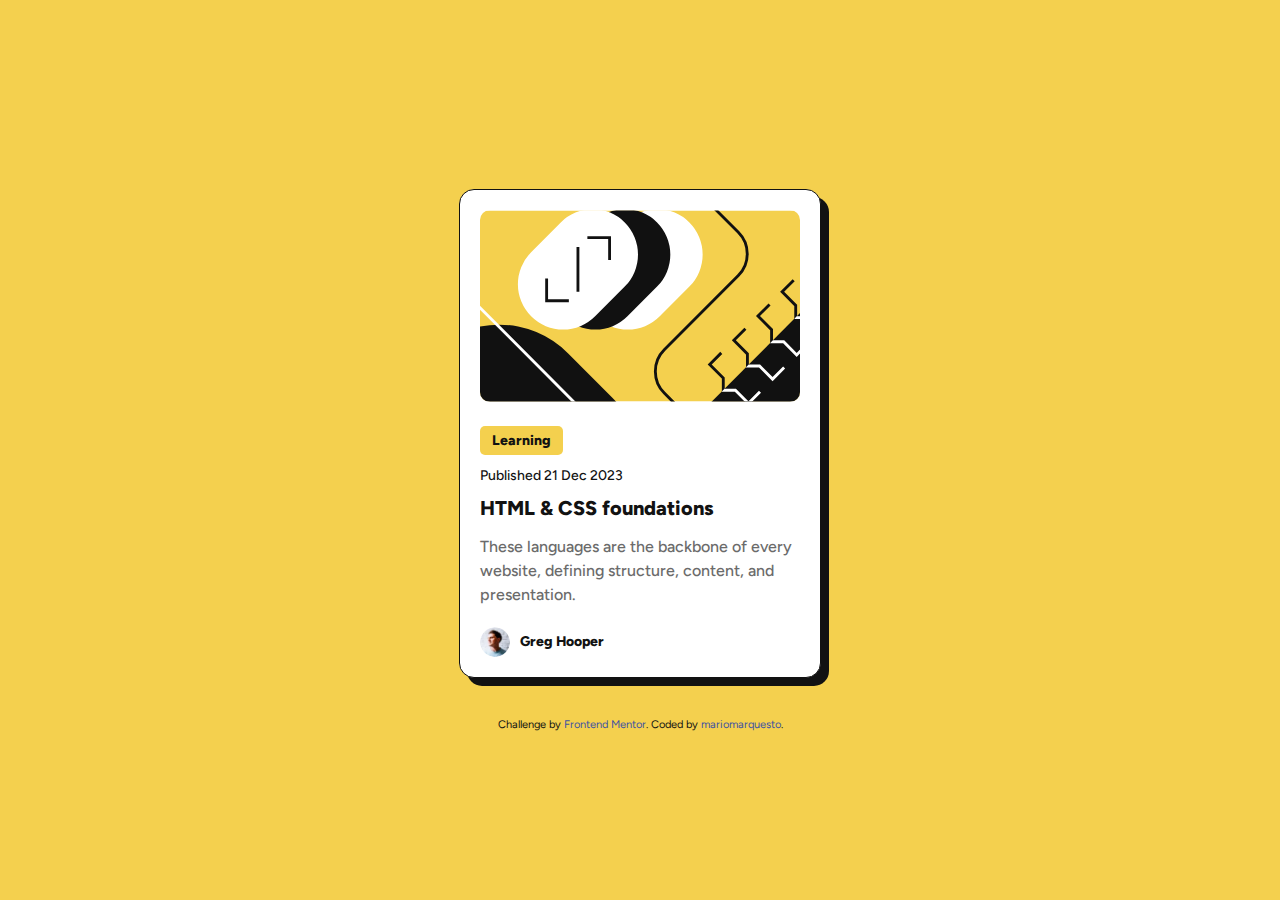
<file: blog-preview-card-main/index.html>
<!DOCTYPE html>
<html lang="en">
<head>
  <meta charset="UTF-8">
  <meta name="viewport" content="width=device-width, initial-scale=1.0"> <link rel="icon" type="image/png" sizes="32x32" href="./assets/images/favicon-32x32.png">
  
  <link href="https://fonts.googleapis.com/css2?family=Figtree:wght@500;800&display=swap" rel="stylesheet">
  
  <title>Frontend Mentor | Blog preview card</title>

  <link rel="stylesheet" href="./styles/style.css">
</head>
<body>

  <main> <div class="card">
      <img src="./assets/images/illustration-article.svg" alt="Illustration of an article" class="card-image">
      
      <div class="card-content">
        <div class="tag">Learning</div>
        
        <div class="date">Published 21 Dec 2023</div>
        
        <h1>HTML & CSS foundations</h1>
        
        <p>These languages are the backbone of every website, defining structure, content, and presentation.</p>
        
        <div class="author-info">
          <img src="./assets/images/image-avatar.webp" alt="Author avatar" class="author-avatar">
          <span class="author-name">Greg Hooper</span>
        </div>
      </div>
    </div>
  </main>
 
  <footer>
    <div class="attribution">
      Challenge by <a href="https://www.frontendmentor.io?ref=challenge" target="_blank">Frontend Mentor</a>. 
      Coded by <a href="https://github.com/mariomarquesto" target="_blank">mariomarquesto</a>.
    </div>
  </footer>

</body>
</html>
</file>
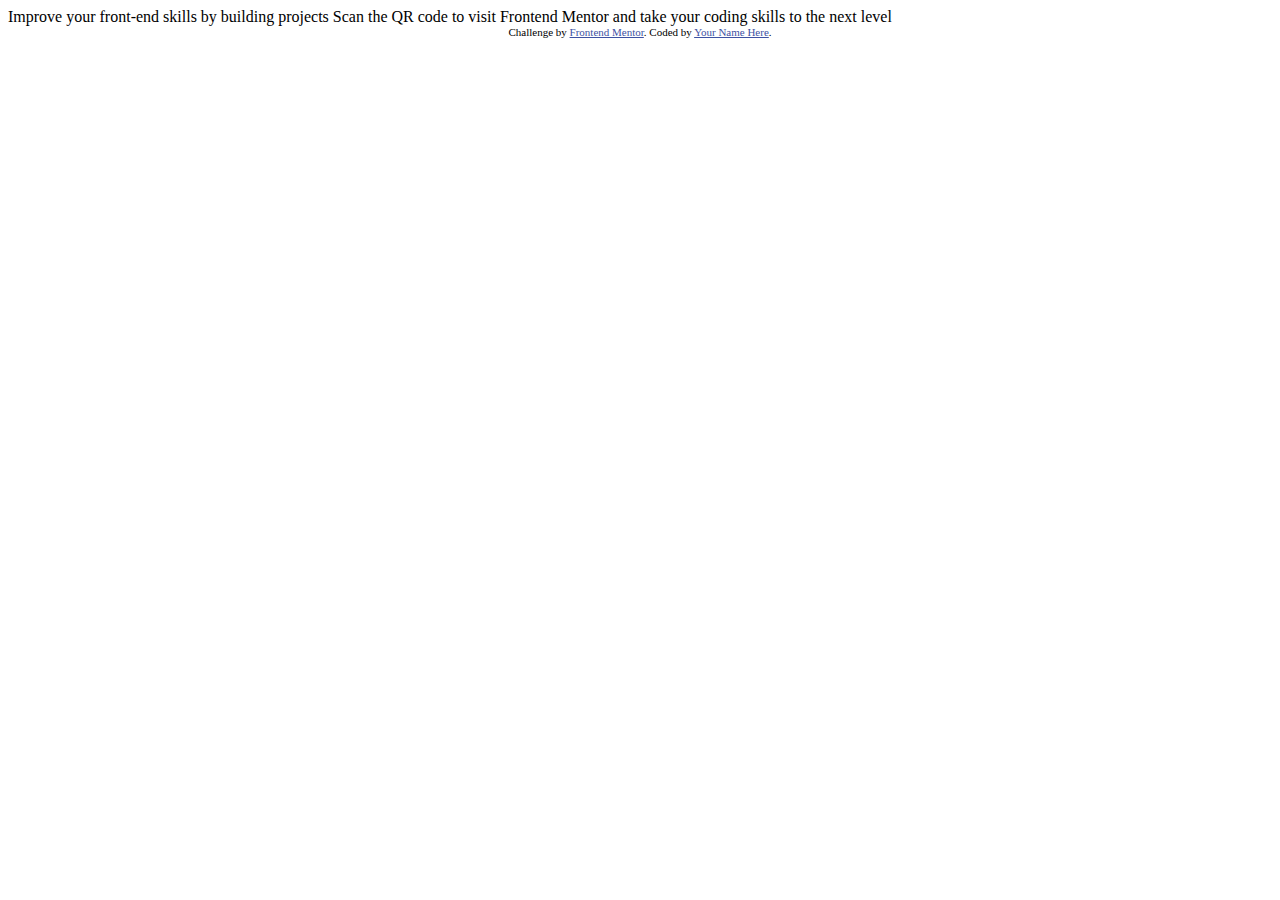
<file: qr-code/index.html>
<!DOCTYPE html>
<html lang="en">
<head>
  <meta charset="UTF-8">
  <meta name="viewport" content="width=device-width, initial-scale=1.0"> <!-- displays site properly based on user's device -->

  <link rel="icon" type="image/png" sizes="32x32" href="./images/favicon-32x32.png">
  
  <title>Frontend Mentor | QR code component</title>

  <!-- Feel free to remove these styles or customise in your own stylesheet 👍 -->
  <style>
    .attribution { font-size: 11px; text-align: center; }
    .attribution a { color: hsl(228, 45%, 44%); }
  </style>
</head>
<body>

  Improve your front-end skills by building projects

  Scan the QR code to visit Frontend Mentor and take your coding skills to the next level
  
  <div class="attribution">
    Challenge by <a href="https://www.frontendmentor.io?ref=challenge" target="_blank">Frontend Mentor</a>. 
    Coded by <a href="#">Your Name Here</a>.
  </div>
</body>
</html>
</file>
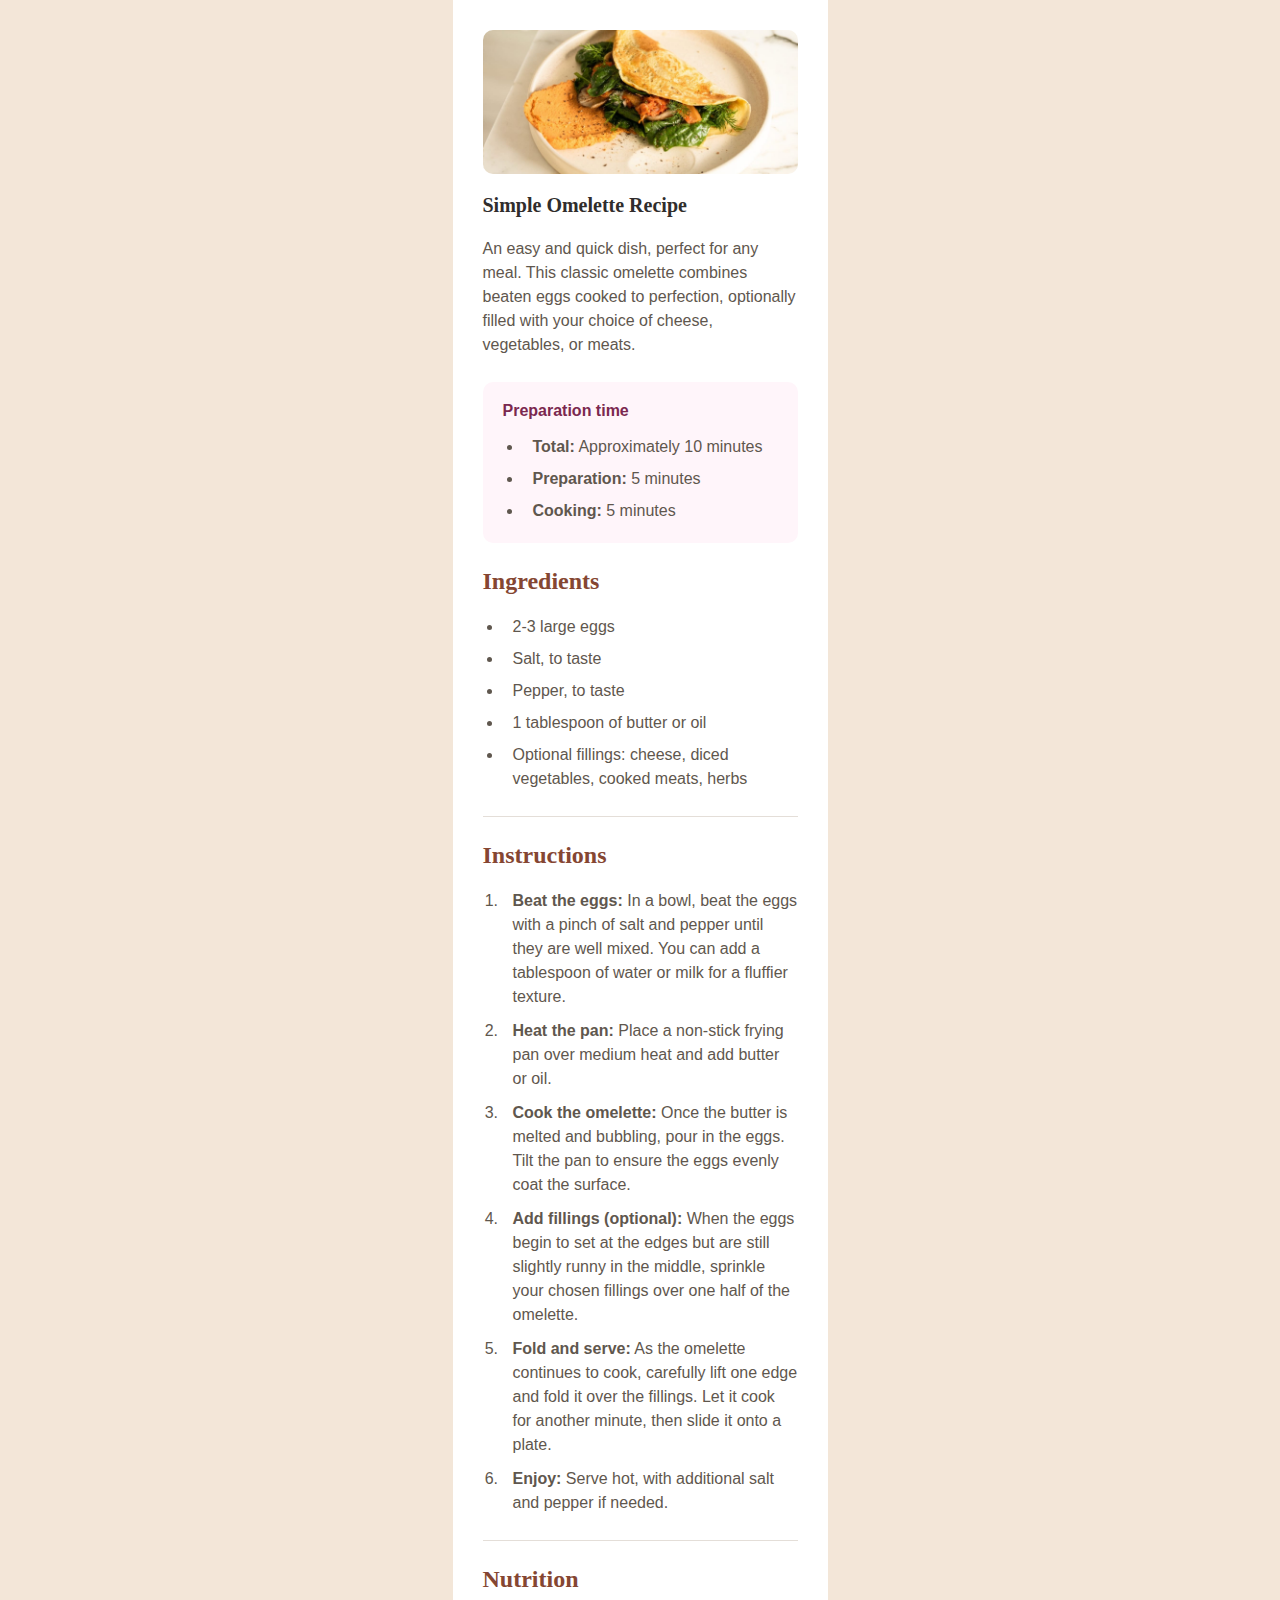
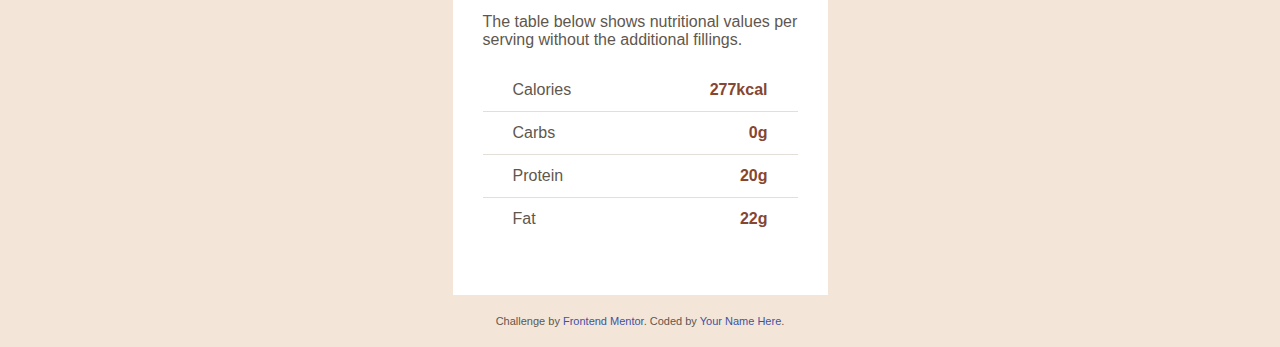
<file: Receta/index.html>
<!DOCTYPE html>
<html lang="en">
<head>
  <meta charset="UTF-8">
  <meta name="viewport" content="width=device-width, initial-scale=1.0"> <link rel="icon" type="image/png" sizes="32x32" href="./assets/images/favicon-32x32.png">
  
  <title>Frontend Mentor | Recipe page</title>

  <link rel="stylesheet" href="./styles/style.css"> 
  
  </head>
<body>
  <main>
    <article class="recipe-card">
      <img src="./assets/images/image-omelette.jpeg" alt="A delicious omelette" class="recipe-image">
      <h1 class="recipe-title">Simple Omelette Recipe</h1>

      <p class="recipe-description">An easy and quick dish, perfect for any meal. This classic omelette combines beaten eggs cooked 
      to perfection, optionally filled with your choice of cheese, vegetables, or meats.</p>

      <section class="preparation-time">
        <h2>Preparation time</h2>
        <ul>
          <li><strong>Total:</strong> Approximately 10 minutes</li>
          <li><strong>Preparation:</strong> 5 minutes</li>
          <li><strong>Cooking:</strong> 5 minutes</li>
        </ul>
      </section>

      <section class="ingredients">
        <h2>Ingredients</h2>
        <ul>
          <li>2-3 large eggs</li>
          <li>Salt, to taste</li>
          <li>Pepper, to taste</li>
          <li>1 tablespoon of butter or oil</li>
          <li>Optional fillings: cheese, diced vegetables, cooked meats, herbs</li>
        </ul>
      </section>

      <section class="instructions">
        <h2>Instructions</h2>
        <ol>
          <li><strong>Beat the eggs:</strong> In a bowl, beat the eggs with a pinch of salt and pepper until they are well mixed. 
          You can add a tablespoon of water or milk for a fluffier texture.</li>
          <li><strong>Heat the pan:</strong> Place a non-stick frying pan over medium heat and add butter or oil.</li>
          <li><strong>Cook the omelette:</strong> Once the butter is melted and bubbling, pour in the eggs. Tilt the pan to ensure 
          the eggs evenly coat the surface.</li>
          <li><strong>Add fillings (optional):</strong> When the eggs begin to set at the edges but are still slightly runny in the 
          middle, sprinkle your chosen fillings over one half of the omelette.</li>
          <li><strong>Fold and serve:</strong> As the omelette continues to cook, carefully lift one edge and fold it over the 
          fillings. Let it cook for another minute, then slide it onto a plate.</li>
          <li><strong>Enjoy:</strong> Serve hot, with additional salt and pepper if needed.</li>
        </ol>
      </section>

      <section class="nutrition">
        <h2>Nutrition</h2>
        <p>The table below shows nutritional values per serving without the additional fillings.</p>
        <table>
          <tbody>
            <tr>
              <td>Calories</td>
              <td><strong>277kcal</strong></td>
            </tr>
            <tr>
              <td>Carbs</td>
              <td><strong>0g</strong></td>
            </tr>
            <tr>
              <td>Protein</td>
              <td><strong>20g</strong></td>
            </tr>
            <tr>
              <td>Fat</td>
              <td><strong>22g</strong></td>
            </tr>
          </tbody>
        </table>
      </section>
    </article>
  </main>
  
  <footer class="attribution">
    Challenge by <a href="https://www.frontendmentor.io?ref=challenge" target="_blank">Frontend Mentor</a>. 
    Coded by <a href="#">Your Name Here</a>.
  </footer>
</body>
</html>
</file>
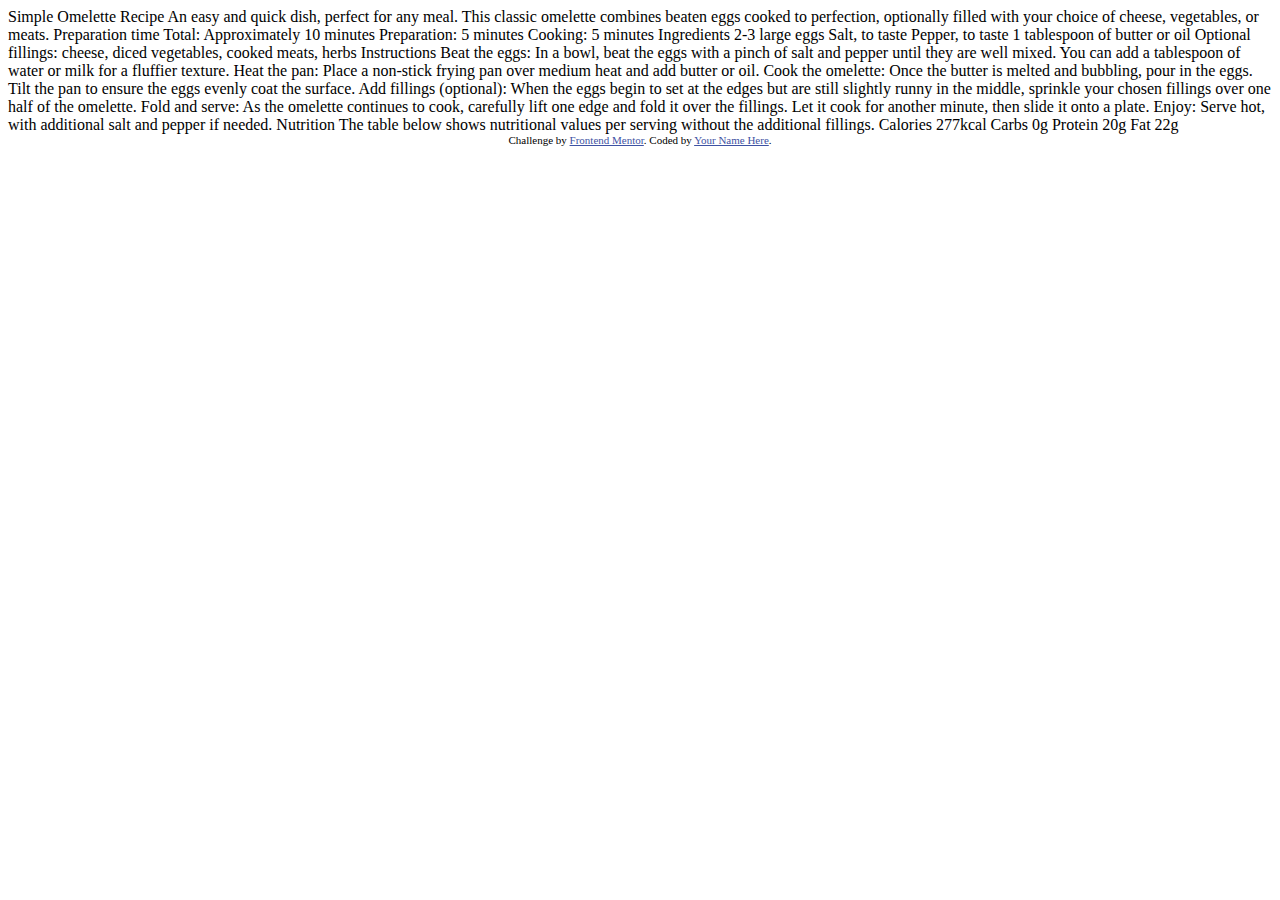
<file: recipe-page-main/index.html>
<!DOCTYPE html>
<html lang="en">
<head>
  <meta charset="UTF-8">
  <meta name="viewport" content="width=device-width, initial-scale=1.0"> <!-- displays site properly based on user's device -->

  <link rel="icon" type="image/png" sizes="32x32" href="./assets/images/favicon-32x32.png">
  
  <title>Frontend Mentor | Recipe page</title>

  <!-- Feel free to remove these styles or customise in your own stylesheet 👍 -->
  <style>
    .attribution { font-size: 11px; text-align: center; }
    .attribution a { color: hsl(228, 45%, 44%); }
  </style>
</head>
<body>

  Simple Omelette Recipe

  An easy and quick dish, perfect for any meal. This classic omelette combines beaten eggs cooked 
  to perfection, optionally filled with your choice of cheese, vegetables, or meats.

  Preparation time

  Total: Approximately 10 minutes
  Preparation: 5 minutes
  Cooking: 5 minutes

  Ingredients

  2-3 large eggs
  Salt, to taste
  Pepper, to taste
  1 tablespoon of butter or oil
  Optional fillings: cheese, diced vegetables, cooked meats, herbs

  Instructions

  Beat the eggs: In a bowl, beat the eggs with a pinch of salt and pepper until they are well mixed. 
  You can add a tablespoon of water or milk for a fluffier texture.

  Heat the pan: Place a non-stick frying pan over medium heat and add butter or oil.

  Cook the omelette: Once the butter is melted and bubbling, pour in the eggs. Tilt the pan to ensure 
  the eggs evenly coat the surface.

  Add fillings (optional): When the eggs begin to set at the edges but are still slightly runny in the 
  middle, sprinkle your chosen fillings over one half of the omelette.

  Fold and serve: As the omelette continues to cook, carefully lift one edge and fold it over the 
  fillings. Let it cook for another minute, then slide it onto a plate.

  Enjoy: Serve hot, with additional salt and pepper if needed.

  Nutrition

  The table below shows nutritional values per serving without the additional fillings.

  Calories
  277kcal

  Carbs
  0g

  Protein
  20g

  Fat
  22g
  
  <div class="attribution">
    Challenge by <a href="https://www.frontendmentor.io?ref=challenge" target="_blank">Frontend Mentor</a>. 
    Coded by <a href="#">Your Name Here</a>.
  </div>
</body>
</html>
</file>
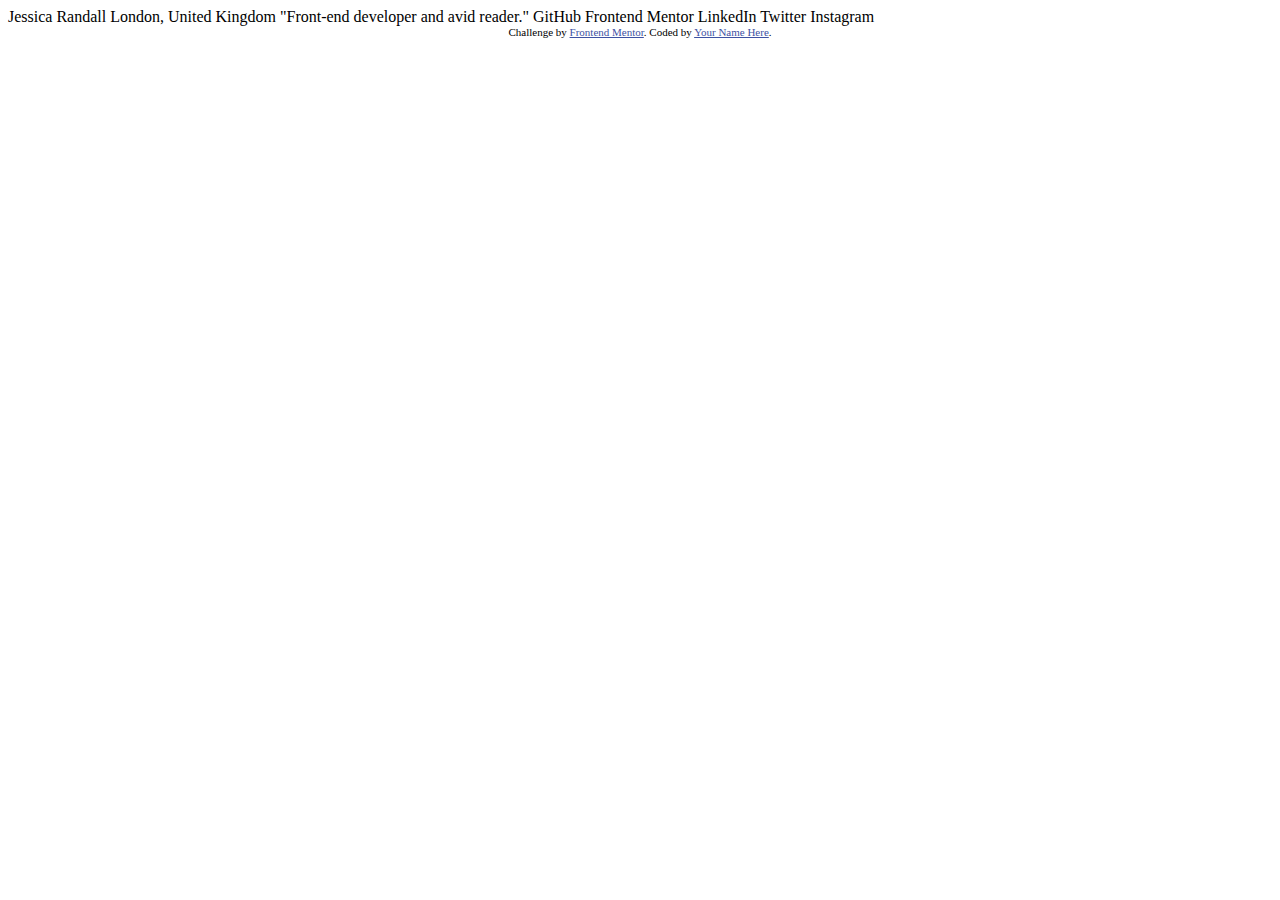
<file: social/index.html>
<!DOCTYPE html>
<html lang="en">
<head>
  <meta charset="UTF-8">
  <meta name="viewport" content="width=device-width, initial-scale=1.0"> <!-- displays site properly based on user's device -->

  <link rel="icon" type="image/png" sizes="32x32" href="./assets/images/favicon-32x32.png">
  
  <title>Frontend Mentor | Social links profile</title>

  <!-- Feel free to remove these styles or customise in your own stylesheet 👍 -->
  <style>
    .attribution { font-size: 11px; text-align: center; }
    .attribution a { color: hsl(228, 45%, 44%); }
  </style>
</head>
<body>

  Jessica Randall
  London, United Kingdom
  "Front-end developer and avid reader."

  GitHub
  Frontend Mentor
  LinkedIn
  Twitter
  Instagram
  
  <div class="attribution">
    Challenge by <a href="https://www.frontendmentor.io?ref=challenge" target="_blank">Frontend Mentor</a>. 
    Coded by <a href="#">Your Name Here</a>.
  </div>
</body>
</html>
</file>
<file: blog-preview-card-main/styles/style.css>
/* Define Variables CSS para los colores del Style Guide*/
:root {
  --yellow: hsl(47, 88%, 63%); /* Yellow: hsl(47, 88%, 63%)*/
  --white: hsl(0, 0%, 100%);   /* White: hsl(0, 0%, 100%)*/
  --gray-500: hsl(0, 0%, 42%);  /* Gray 500: hsl(0, 0%, 42%)*/
  --gray-950: hsl(0, 0%, 7%);   /* Gray 950: hsl(0, 0%, 7%)*/
}

/* ---------------------------------------------------- */
/* ESTILOS BASE (MOBILE-FIRST)                          */
/* Estos estilos se aplican por defecto a todas las pantallas,
   optimizados para dispositivos móviles (ej. 320px - 375px). */
/* ---------------------------------------------------- */

body {
  font-family: 'Figtree', sans-serif; /* Familia de fuente: Figtree */
  margin: 0;
  padding: 0;
  display: flex; /* Usa flexbox para centrar el contenido */
  flex-direction: column; /* Apila los elementos verticalmente (tarjeta y atribución) */
  justify-content: center; /* Centrar verticalmente */
  align-items: center; /* Centrar horizontalmente */
  min-height: 100vh; /* Asegura que el cuerpo ocupe al menos toda la altura de la ventana */
  background-color: var(--yellow); /* Color de fondo Yellow */
}

.card {
  background-color: var(--white); /* Fondo blanco para la tarjeta */
  border: 1px solid var(--gray-950); /* Borde negro (Gray 950) */
  border-radius: 15px; /* Bordes redondeados */
  padding: 20px; /* Espaciado interno */
  max-width: 320px; /* Ancho máximo para la tarjeta en móviles y se mantiene en desktop para el componente */
  box-shadow: 8px 8px 0px var(--gray-950); /* Sombra de desplazamiento con color Gray 950 */
  margin: 20px; /* Margen para que no se pegue a los bordes en pantallas pequeñas */
  transition: transform 0.2s ease-in-out, box-shadow 0.2s ease-in-out; /* Transición suave para el efecto hover */
}

/* Efecto hover para la tarjeta */
.card:hover {
  transform: translate(-4px, -4px); /* Se mueve ligeramente hacia arriba y a la izquierda */
  box-shadow: 12px 12px 0px var(--gray-950); /* Aumenta el tamaño de la sombra */
}

.card-image {
  max-width: 100%; /* Asegura que la imagen sea responsive */
  height: auto; /* Mantiene la proporción de la imagen */
  border-radius: 10px; /* Bordes ligeramente redondeados para la imagen */
  margin-bottom: 20px; /* Espacio debajo de la imagen */
}

.tag {
  background-color: var(--yellow); /* Fondo amarillo */
  color: var(--gray-950); /* Texto gris oscuro */
  font-weight: 800; /* Peso de fuente 800 */
  padding: 6px 12px;
  border-radius: 5px;
  display: inline-block;
  font-size: 14px; /* Un tamaño común para tags */
  margin-bottom: 12px;
}

.date {
  font-size: 14px;
  color: var(--gray-950); /* Texto gris oscuro */
  font-weight: 500; /* Peso de fuente 500 */
  margin-bottom: 12px;
}

h1 {
  font-size: 20px; /* Tamaño de fuente para el título */
  color: var(--gray-950); /* Texto gris oscuro */
  font-weight: 800; /* Peso de fuente 800 */
  margin-top: 0;
  margin-bottom: 15px;
  cursor: pointer;
  transition: color 0.3s ease; /* Transición suave para el efecto hover */
}

/* Efecto hover para el título */
h1:hover {
  color: var(--yellow); /* Texto amarillo en hover */
}

p {
  font-size: 16px; /* Tamaño de fuente 16px para párrafo */
  color: var(--gray-500); /* Color de texto Gray 500 */
  font-weight: 500; /* Peso de fuente 500 */
  line-height: 1.5; /* Mejora la legibilidad */
  margin-top: 0;
  margin-bottom: 20px;
}

.author-info {
  display: flex; /* Usa flexbox para alinear el avatar y el nombre */
  align-items: center; /* Centra verticalmente los elementos */
  margin-top: 20px;
}

.author-avatar {
  width: 30px;
  height: 30px;
  border-radius: 50%; /* Hace que la imagen sea redonda */
  margin-right: 10px; /* Espacio entre el avatar y el nombre */
}

.author-name {
  font-weight: 800; /* Peso de fuente 800 */
  color: var(--gray-950); /* Texto gris oscuro */
  font-size: 14px; /* Tamaño de fuente */
}

/* Estilos para la atribución (opcional, generalmente al pie de página) */
.attribution {
  font-size: 11px;
  text-align: center;
  margin-top: 20px;
  color: var(--gray-950); /* Asegura que el texto sea legible */
}

.attribution a {
  color: hsl(228, 45%, 44%); /* Color de enlace sugerido por Frontend Mentor (no de la paleta principal) */
  text-decoration: none; /* Elimina el subrayado de los enlaces */
}

.attribution a:hover {
  text-decoration: underline; /* Añade subrayado al pasar el ratón para accesibilidad */
}

/* ---------------------------------------------------- */
/* MEDIA QUERIES PARA PANTALLAS DE ESCRITORIO           */
/* Estos estilos SOBRESCRIBEN los anteriores cuando la
   pantalla es al menos 600px de ancho. Puedes ajustar
   este breakpoint según el diseño de Figma para desktop,
   como 1440px o un punto intermedio si es necesario.   */
/* ---------------------------------------------------- */
@media (min-width: 600px) { /* Puedes usar un breakpoint más específico como 1024px o 1440px si el diseño lo requiere */
  /* Para este diseño de una sola tarjeta, la mayoría de los estilos
     ya son responsivos gracias a 'max-width' y el centrado con flexbox.
     No se necesitan muchos cambios aquí a menos que el diseño de escritorio
     presente variaciones específicas no cubiertas por los estilos base. */
  
  /* Ejemplo: Si la tarjeta necesitara un tamaño fijo más grande en desktop
     o un padding diferente */
  /* .card {
     width: 384px;
     padding: 24px;
  } */

  /* Ejemplo: Si el título tuviera un tamaño de fuente diferente en desktop */
  /* h1 {
     font-size: 22px;
  } */

  /* Ejemplo: Si el párrafo tuviera un line-height distinto */
  /* p {
     line-height: 1.6;
  } */
}

/* Si tuvieras un diseño de varias columnas o elementos más complejos que cambien
   drásticamente en pantallas muy grandes, aquí iría otra media query.*/
/* @media (min-width: 1440px) {
    body {
        // Por ejemplo, para un layout de múltiples tarjetas en escritorio
    }
} */
</file>
<file: Receta/styles/style.css>
/* Define Variables CSS para los colores del Style Guide de la página de receta */
:root {
  /* Colores */
  --white: hsl(0, 0%, 100%);
  --stone-100: hsl(30, 54%, 90%);
  --stone-150: hsl(30, 18%, 87%);
  --stone-600: hsl(30, 10%, 34%);
  --stone-900: hsl(24, 5%, 18%);
  --brown-800: hsl(14, 45%, 36%);
  --rose-800: hsl(332, 51%, 32%);
  --rose-50: hsl(330, 100%, 98%);

  /* Fuentes */
  --font-young-serif: 'Young Serif', serif;
  --font-outfit: 'Outfit', sans-serif;

  /* Tamaños de fuente */
  --fs-body: 16px; /* Font size (paragraph): 16px */
}

/* ---------------------------------------------------- */
/* ESTILOS BASE (MOBILE-FIRST)                          */
/* Estos estilos se aplican por defecto a todas las pantallas,
   optimizados para dispositivos móviles (ej. 375px).    */
/* ---------------------------------------------------- */

body {
  font-family: var(--font-outfit); /* Fuente principal para el cuerpo */
  font-size: var(--fs-body); /* Tamaño de fuente para el párrafo */
  margin: 0;
  padding: 0;
  background-color: var(--stone-100); /* Fondo principal Stone 100 */
  color: var(--stone-600); /* Color de texto por defecto Stone 600 */
  display: flex; /* Para centrar el contenido */
  flex-direction: column;
  justify-content: center;
  align-items: center;
  min-height: 100vh;
}

main {
  width: 100%;
  max-width: 375px; /* Ancho de diseño móvil */
  background-color: var(--white); /* Fondo de la tarjeta de receta White */
  margin: 0; /* Sin margen en móvil para ocupar todo el ancho */
  padding: 0; /* Sin padding en móvil para la imagen */
  box-sizing: border-box; /* Incluye padding y border en el width/height */
}

.recipe-card {
  padding: 30px; /* Padding interno para el contenido de la tarjeta */
}

/* Si hay una imagen de receta */
.recipe-image {
  width: 100%;
  height: auto;
  display: block; /* Elimina espacio extra debajo de la imagen */
  border-radius: 10px; /* Sin bordes redondeados en móvil, según la mayoría de los diseños de recipe page */
}

.recipe-title {
  font-family: var(--font-young-serif);
  font-size: 20px; /* Tamaño de fuente apropiado para h1 */
  color: var(--stone-900); /* Título en Stone 900 */
  margin-top: 20px;
  margin-bottom: 20px;
}

.recipe-description {
  margin-bottom: 25px;
  line-height: 1.5;
}

.preparation-time {
  background-color: var(--rose-50); /* Fondo Rose 50 */
  padding: 20px;
  border-radius: 10px;
  margin-bottom: 25px;
}

.preparation-time h2 {
  font-family: var(--font-outfit); /* Outfit para este h2 */
  font-size: var(--fs-body); /* Mismo tamaño que el cuerpo para este encabezado pequeño */
  color: var(--rose-800); /* Título en Rose 800 */
  font-weight: 700; /* Peso 700 */
  margin-top: 0;
  margin-bottom: 15px;
}

.preparation-time ul {
  list-style-type: disc; /* Puntos de lista */
  padding-left: 20px;
  margin: 0;
  color: var(--stone-600);
}

.preparation-time ul li {
  margin-bottom: 8px;
  padding-left: 10px; /* Espacio entre el bullet y el texto */
  line-height: 1.5;
}

.preparation-time ul li:last-child {
  margin-bottom: 0;
}

.ingredients,
.instructions,
.nutrition {
  margin-bottom: 25px;
}

.ingredients h2,
.instructions h2,
.nutrition h2 {
  font-family: var(--font-young-serif);
  font-size: 24px; /* Tamaño de fuente para h2 */
  color: var(--brown-800); /* Títulos en Brown 800 */
  margin-bottom: 20px;
}

.ingredients ul {
  list-style-type: disc; /* Puntos de lista */
  padding-left: 20px;
  margin: 0;
}

.ingredients ul li {
  margin-bottom: 8px;
  padding-left: 10px;
  line-height: 1.5;
  color: var(--stone-600);
}

.ingredients ul li:last-child {
  margin-bottom: 0;
}

.instructions ol {
  list-style-type: decimal; /* Números para las instrucciones */
  padding-left: 20px;
  margin: 0;
}

.instructions ol li {
  margin-bottom: 10px;
  padding-left: 10px;
  line-height: 1.5;
  color: var(--stone-600);
}

.instructions ol li:last-child {
  margin-bottom: 0;
}

.nutrition p {
  margin-bottom: 20px;
}

.nutrition table {
  width: 100%;
  border-collapse: collapse; /* Elimina espacio entre celdas */
}

.nutrition td {
  padding: 12px 0; /* Padding vertical */
  border-bottom: 1px solid var(--stone-150); /* Línea divisoria Stone 150 */
}

.nutrition tr:last-child td {
  border-bottom: none; /* Sin línea en la última fila */
}

.nutrition td:first-child {
  padding-left: 30px; /* Espacio para la primera columna */
  color: var(--stone-600);
}

.nutrition td:last-child {
  text-align: right;
  padding-right: 30px; /* Espacio para la última columna */
  font-weight: 700; /* Valores en negrita */
  color: var(--brown-800); /* Color Brown 800 para los valores */
}

/* Líneas divisorias para las secciones */
.ingredients,
.instructions {
  border-bottom: 1px solid var(--stone-150);
  padding-bottom: 25px;
}

.instructions {
    margin-bottom: 25px; /* Ajusta este margen si es necesario */
}


/* Estilos para la atribución */
.attribution {
  font-size: 11px;
  text-align: center;
  padding: 20px 0;
  color: var(--stone-600);
}

.attribution a {
  color: hsl(228, 45%, 44%); /* Color de enlace original de Frontend Mentor para atribución */
  text-decoration: none;
}

.attribution a:hover {
  text-decoration: underline;
}


/* ---------------------------------------------------- */
/* MEDIA QUERIES PARA PANTALLAS DE ESCRITORIO           */
/* Estos estilos SOBRESCRIBEN los anteriores cuando la
   pantalla es al menos 1440px de ancho.                  */
/* ---------------------------------------------------- */
@media (min-width: 1440px) {
  main {
    max-width: 740px; /* Ancho del diseño de escritorio */
    margin: 120px auto; /* Centrar la tarjeta en la página y añadir margen superior/inferior */
    border-radius: 20px; /* Bordes redondeados para la tarjeta de escritorio */
    padding: 40px; /* Más padding interno en desktop */
  }

  .recipe-card {
    padding: 0; /* Eliminar el padding extra de .recipe-card si ya lo tiene main */
  }

  .recipe-image {
    border-radius: 10px; /* Bordes redondeados para la imagen en desktop */
    margin-bottom: 30px;
  }

  .recipe-title {
    font-size: 36px; /* Tamaño de fuente más grande para h1 en desktop */
    margin-top: 0;
    margin-bottom: 30px;
  }

  .recipe-description {
    margin-bottom: 35px;
  }

  .preparation-time {
    padding: 25px;
    margin-bottom: 30px;
  }

  .preparation-time h2 {
    margin-bottom: 20px;
  }

  .ingredients h2,
  .instructions h2,
  .nutrition h2 {
    font-size: 28px; /* Tamaño de fuente más grande para h2 en desktop */
    margin-bottom: 25px;
  }

  .ingredients,
  .instructions {
    padding-bottom: 30px;
    margin-bottom: 30px;
  }

  .nutrition td {
    padding: 16px 0;
  }

  .nutrition td:first-child {
    padding-left: 40px;
  }

  .nutrition td:last-child {
    padding-right: 40px;
  }
}
</file>
